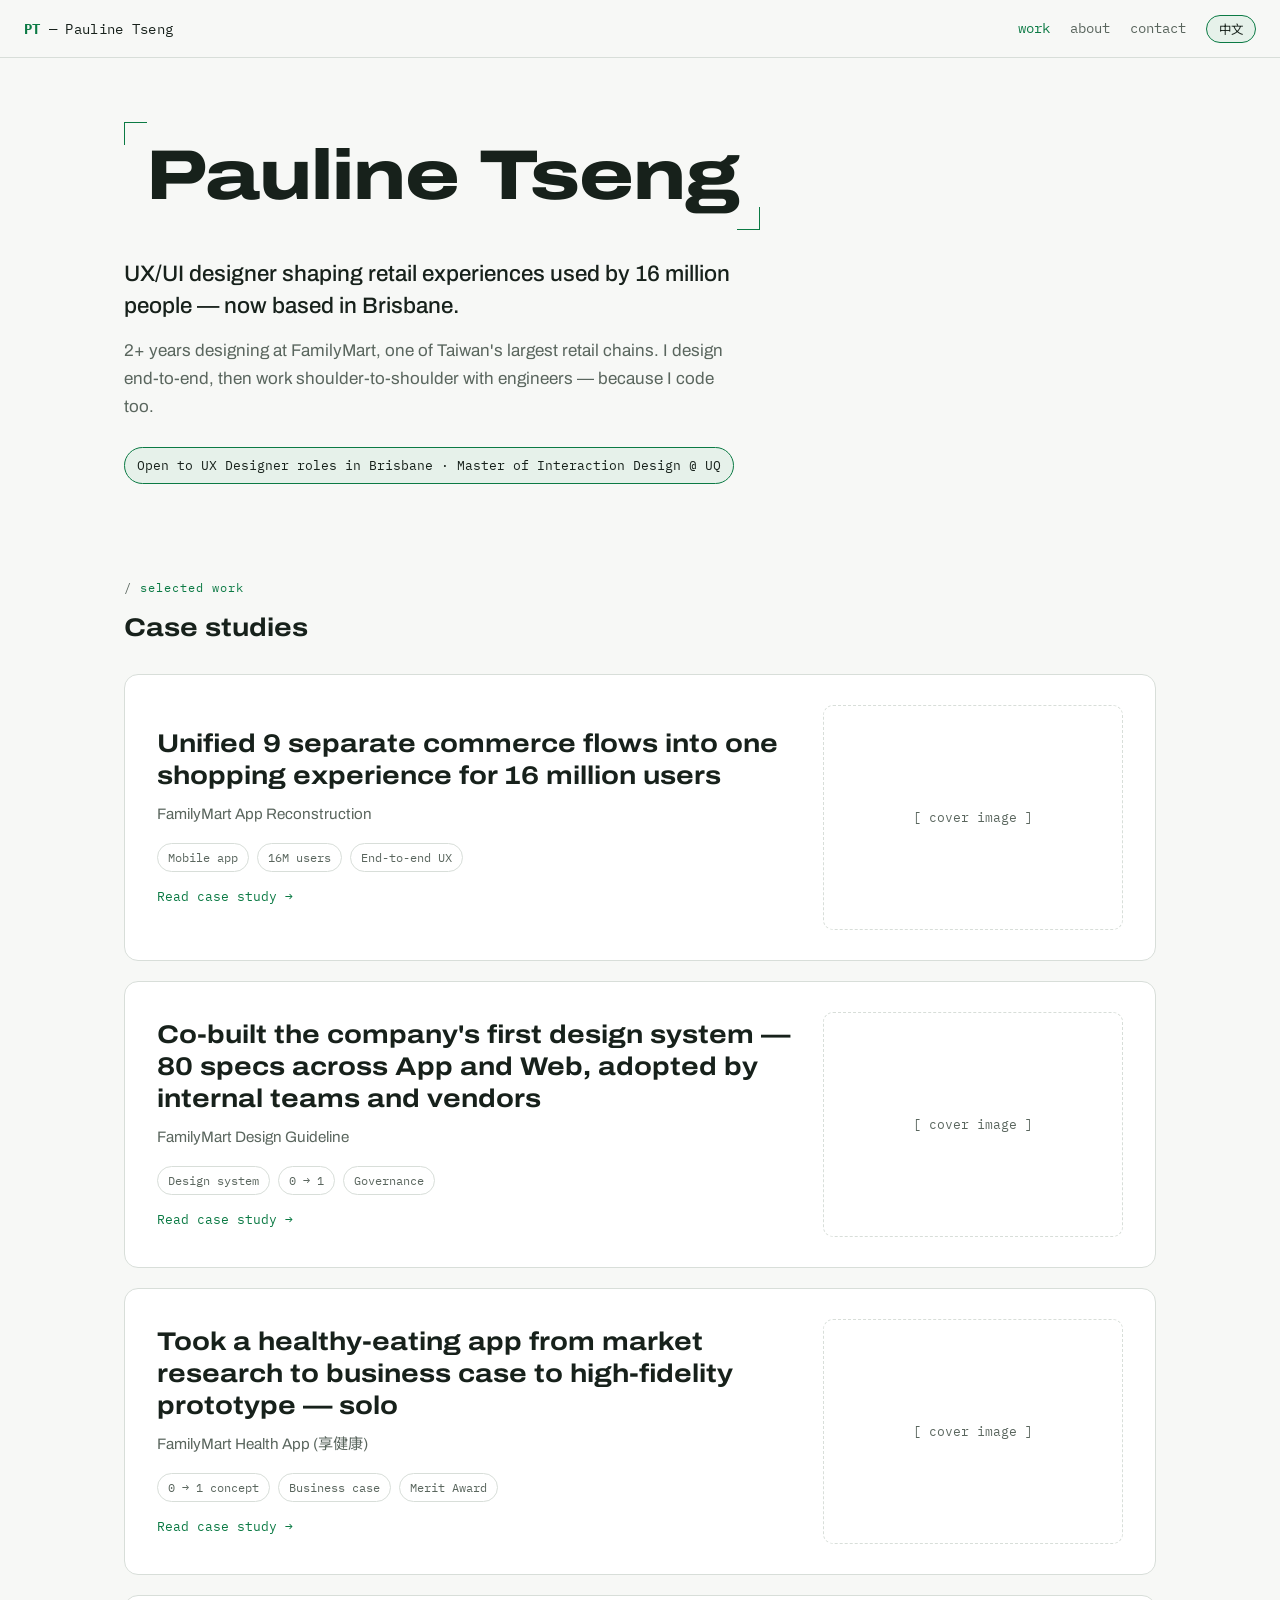
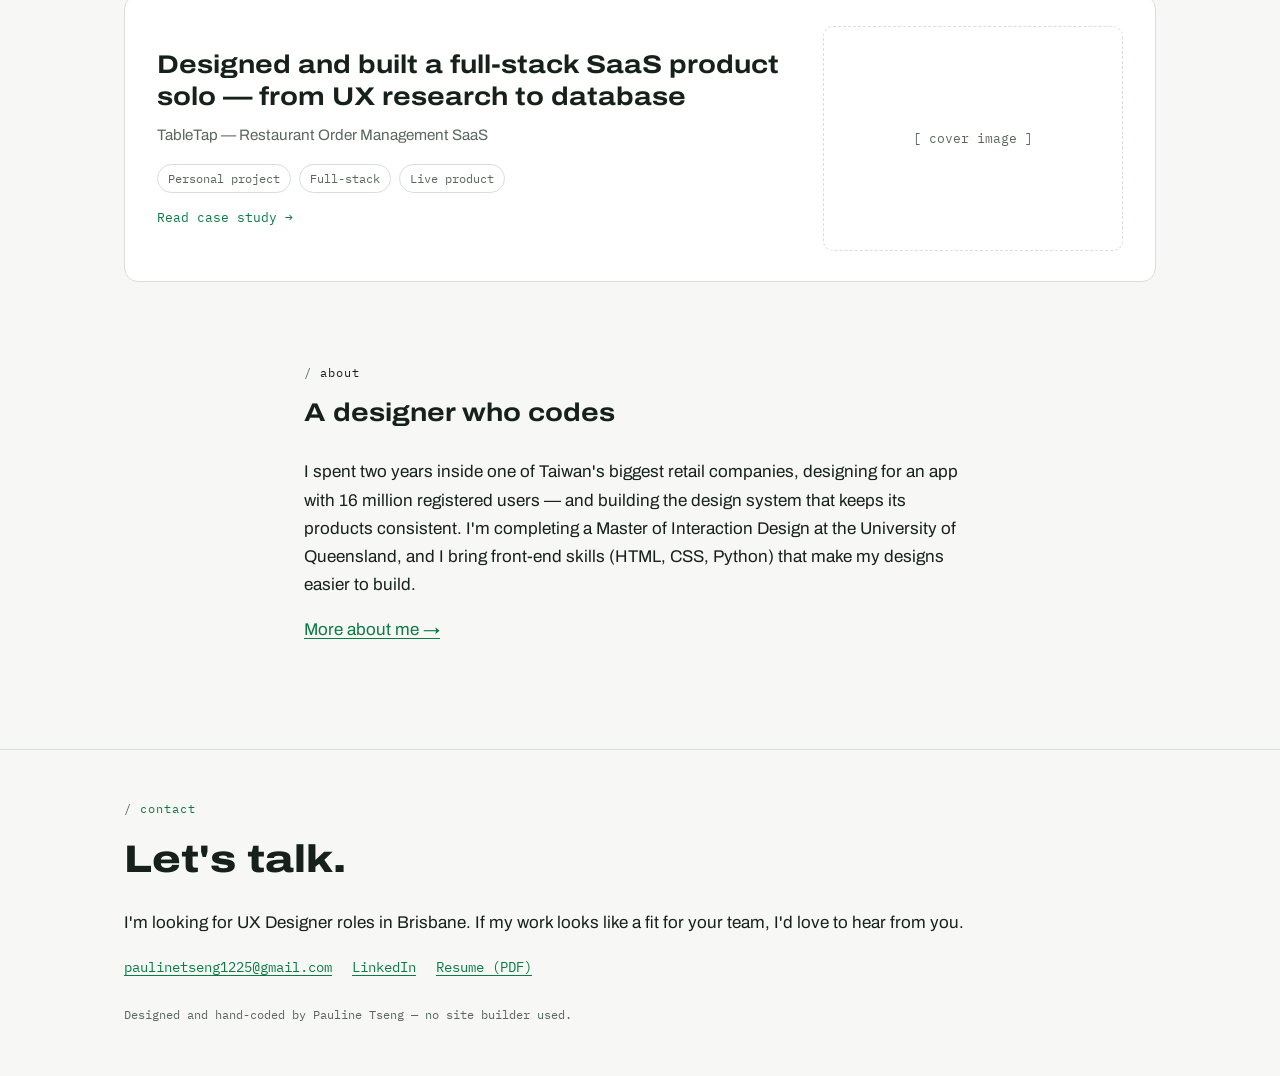
<file: index.html>
<!DOCTYPE html>
<html lang="en-AU">
<head>
<meta charset="UTF-8">
<meta name="robots" content="noindex">
<meta name="viewport" content="width=device-width, initial-scale=1.0">
<meta name="description" content="Pauline Tseng — UX/UI Designer in Brisbane. Retail-scale UX experience and a designer who codes.">
<title>Pauline Tseng — UX/UI Designer, Brisbane</title>
<link rel="preconnect" href="https://fonts.googleapis.com">
<link rel="preconnect" href="https://fonts.gstatic.com" crossorigin>
<link href="https://fonts.googleapis.com/css2?family=Archivo:wdth,wght@75..125,300..800&family=IBM+Plex+Mono:wght@400;500&family=Noto+Sans+TC:wght@400;500;700;900&display=swap" rel="stylesheet">
<link rel="stylesheet" href="assets/styles.css">
<script src="assets/content.js" defer></script>
<script src="assets/render.js" defer></script>
</head>
<body data-page="home">
<noscript><p style="padding:2rem;font-family:monospace">This site needs JavaScript to display its content. / 本網站需要啟用 JavaScript 才能顯示內容。</p></noscript>
</body>
</html>
</file>
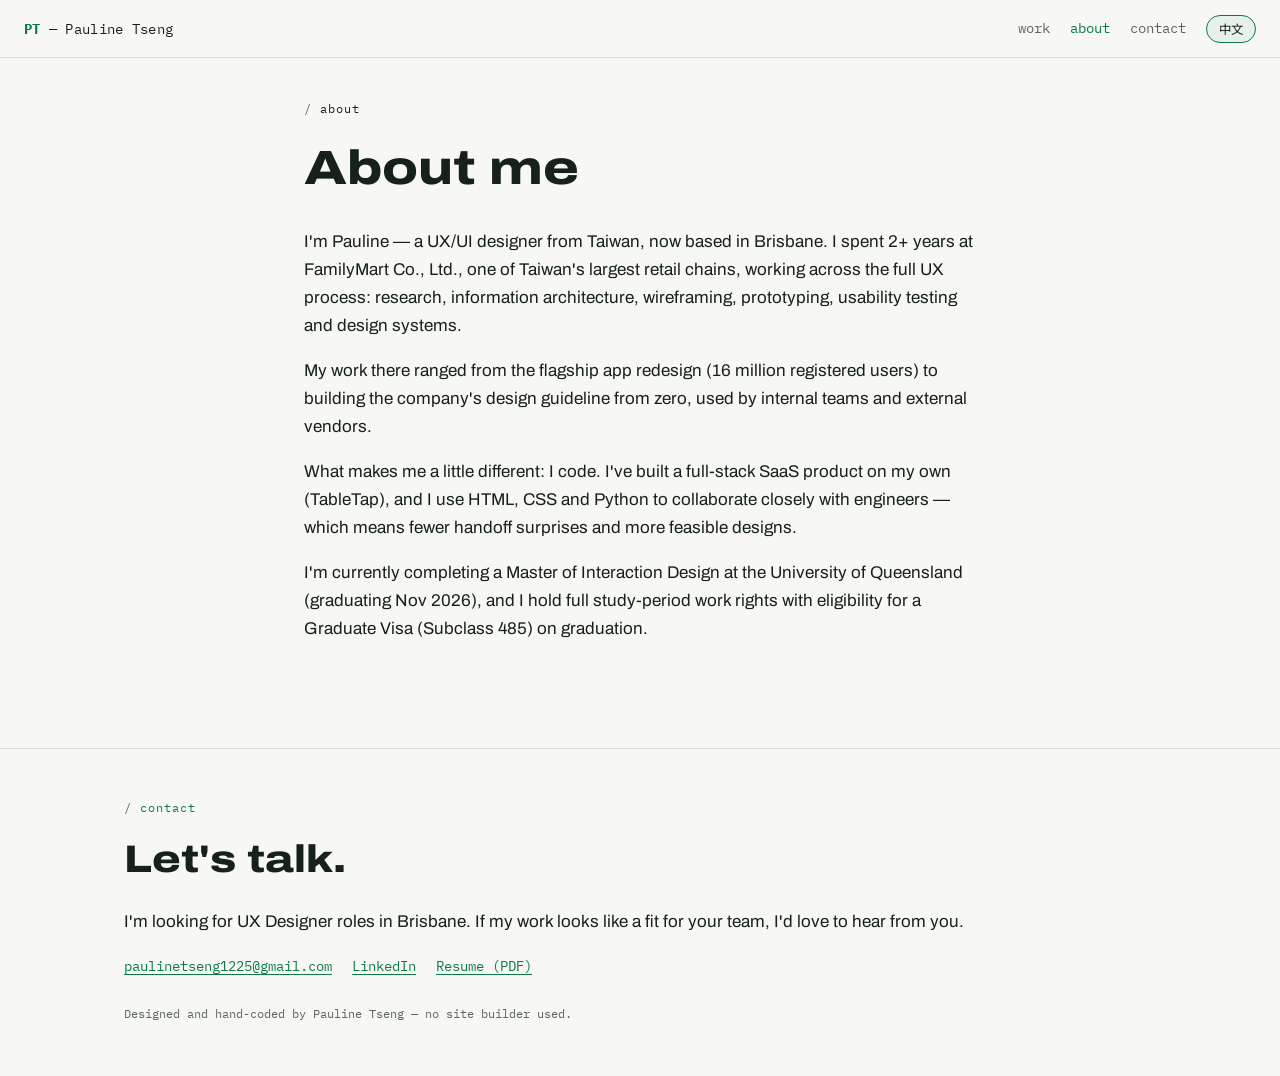
<file: about.html>
<!DOCTYPE html>
<html lang="en-AU">
<head>
<meta charset="UTF-8">
<meta name="robots" content="noindex">
<meta name="viewport" content="width=device-width, initial-scale=1.0">
<meta name="description" content="Pauline Tseng — UX/UI Designer in Brisbane. Retail-scale UX experience and a designer who codes.">
<title>About — Pauline Tseng</title>
<link rel="preconnect" href="https://fonts.googleapis.com">
<link rel="preconnect" href="https://fonts.gstatic.com" crossorigin>
<link href="https://fonts.googleapis.com/css2?family=Archivo:wdth,wght@75..125,300..800&family=IBM+Plex+Mono:wght@400;500&family=Noto+Sans+TC:wght@400;500;700;900&display=swap" rel="stylesheet">
<link rel="stylesheet" href="assets/styles.css">
<script src="assets/content.js" defer></script>
<script src="assets/render.js" defer></script>
</head>
<body data-page="about">
<noscript><p style="padding:2rem;font-family:monospace">This site needs JavaScript to display its content. / 本網站需要啟用 JavaScript 才能顯示內容。</p></noscript>
</body>
</html>
</file>
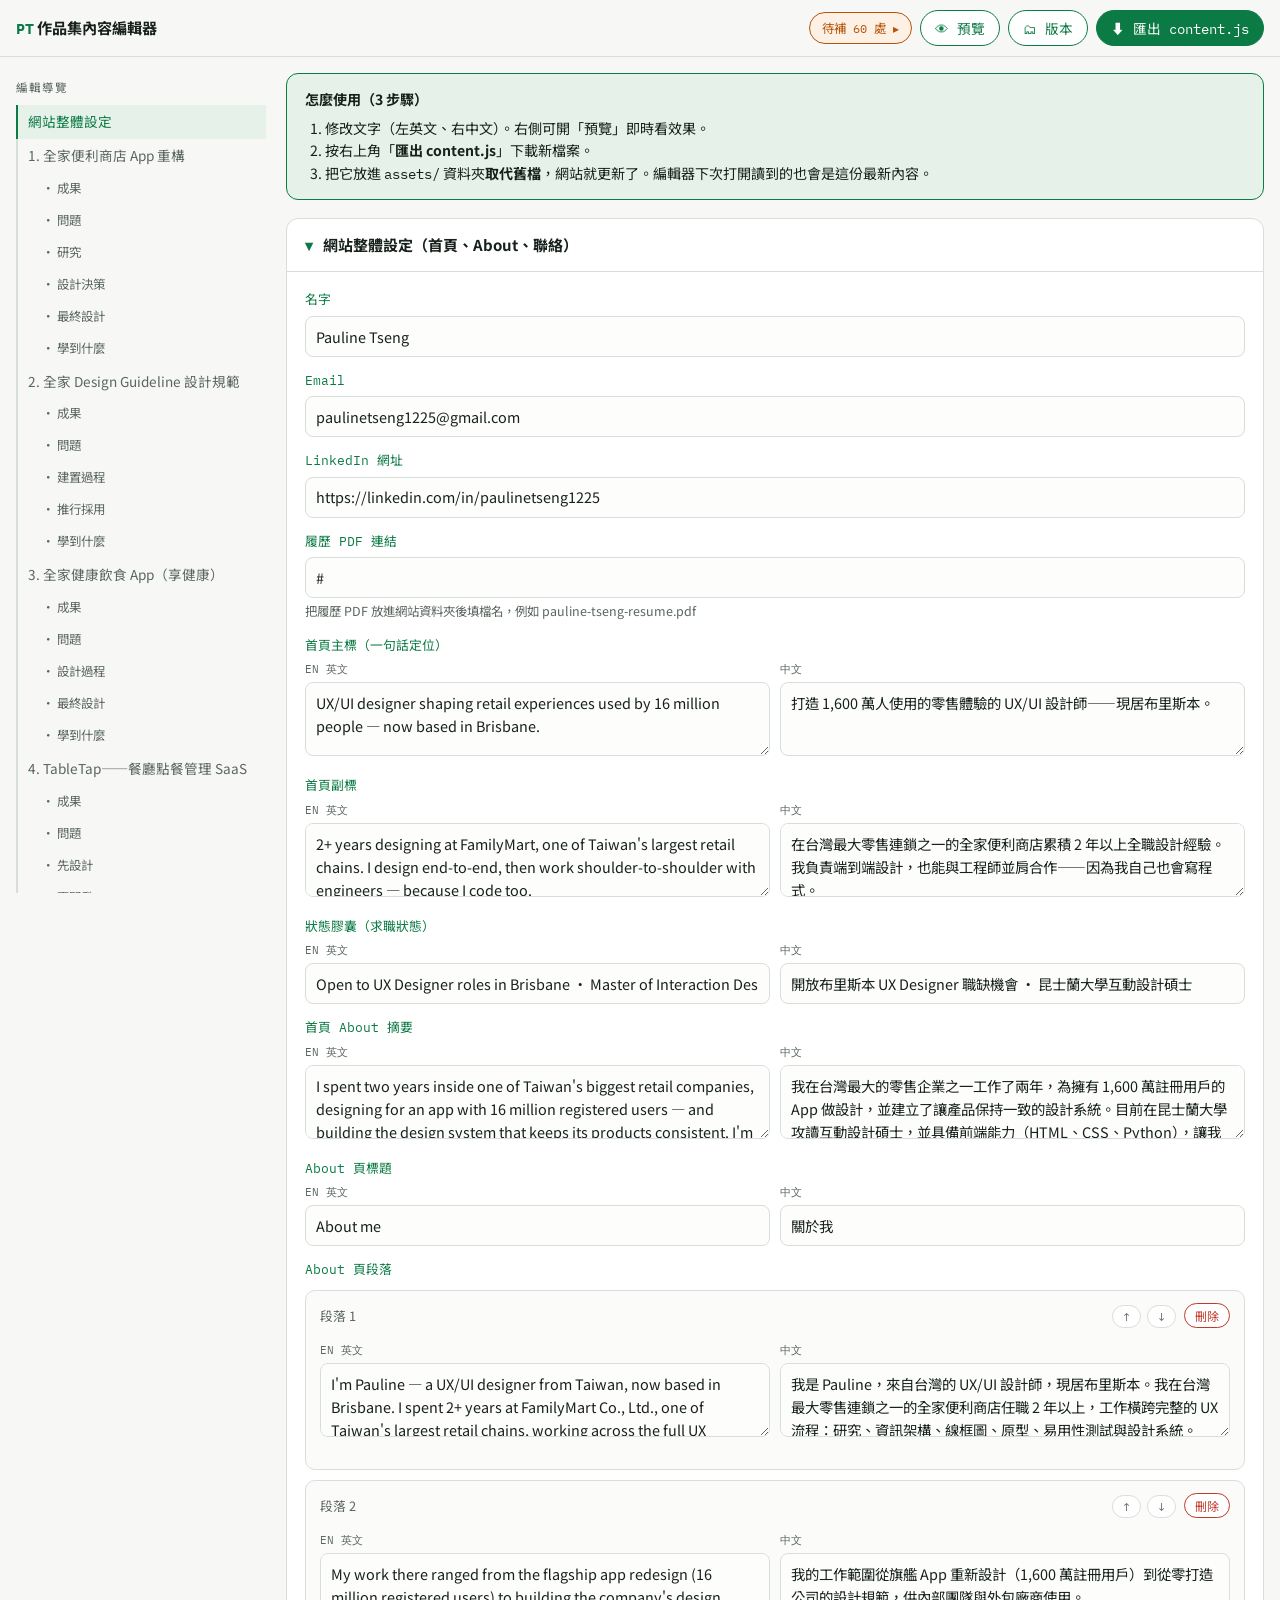
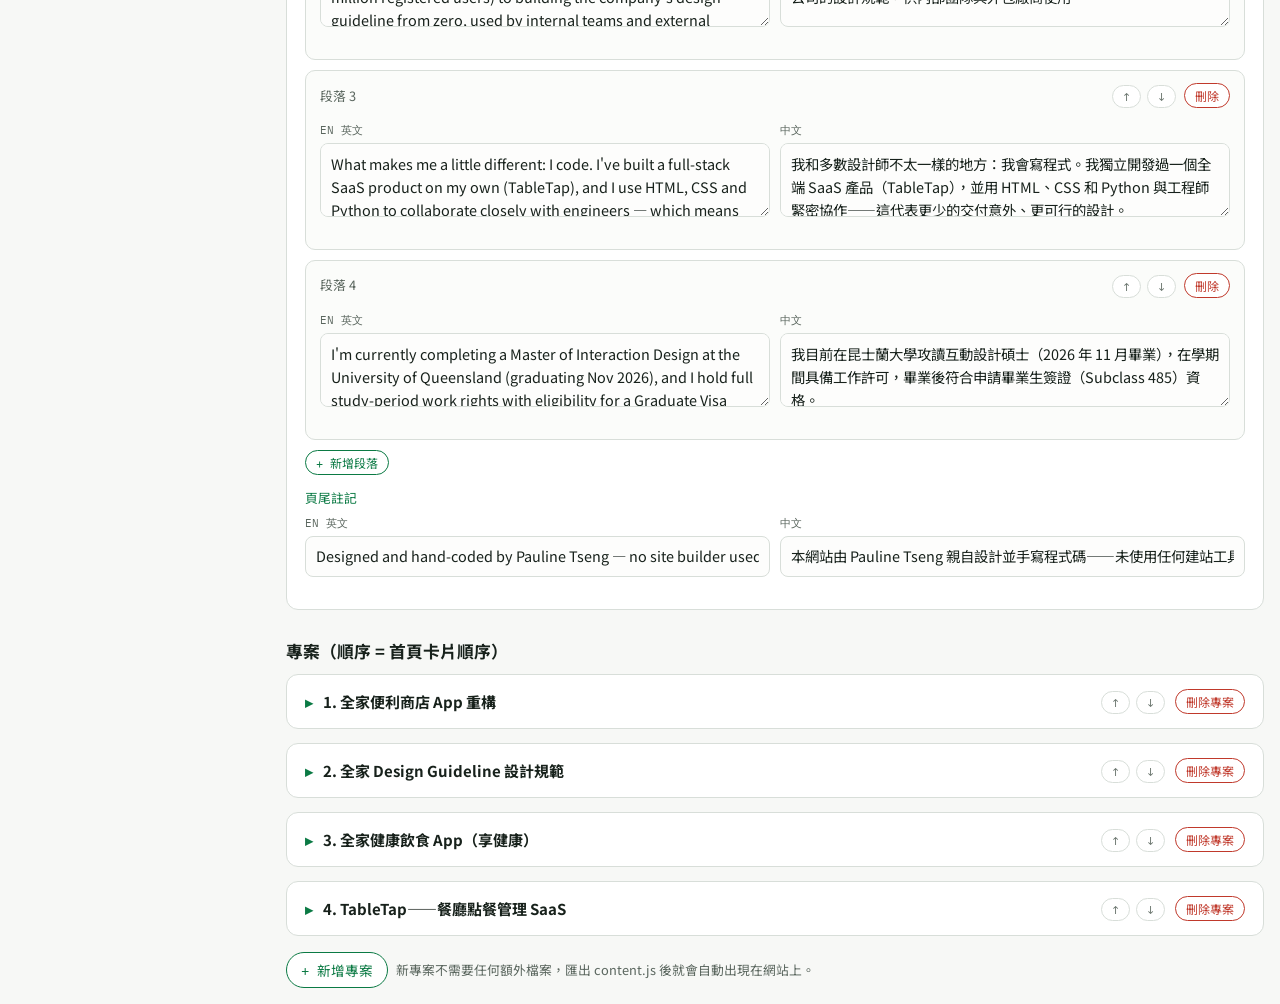
<file: editor.html>
<!DOCTYPE html>
<html lang="zh-Hant">
<head>
<meta charset="UTF-8">
<meta name="robots" content="noindex">
<meta name="viewport" content="width=device-width, initial-scale=1.0">
<title>內容編輯器 — Pauline's Portfolio</title>
<link href="https://fonts.googleapis.com/css2?family=IBM+Plex+Mono:wght@400;500&family=Noto+Sans+TC:wght@400;500;700&display=swap" rel="stylesheet">
<script src="assets/content.js"></script>
<style>
  :root {
    --paper:#F7F8F6; --ink:#17211B; --muted:#5A665E; --accent:#0B7A44;
    --tint:#E6F1EA; --line:#D8DED9; --card:#FFF; --warn:#B4540A; --warn-bg:#FDF0E4;
    --header-h:56px;
  }
  * { box-sizing:border-box; }
  html { scroll-behavior:smooth; }
  body { margin:0; background:var(--paper); color:var(--ink);
    font-family:"Noto Sans TC",sans-serif; font-size:15px; line-height:1.6; }
  .mono { font-family:"IBM Plex Mono","Noto Sans TC",monospace; }
  header.bar { position:sticky; top:0; z-index:60; background:rgba(247,248,246,.96);
    border-bottom:1px solid var(--line); padding:10px 16px; min-height:var(--header-h);
    display:flex; justify-content:space-between; align-items:center; gap:10px; flex-wrap:wrap; }
  header.bar h1 { font-size:.95rem; margin:0; white-space:nowrap; }
  header.bar h1 span { color:var(--accent); }
  .bar-actions { display:flex; gap:8px; align-items:center; flex-wrap:wrap; }
  .btn { font-family:"IBM Plex Mono","Noto Sans TC",monospace; font-size:.85rem;
    border:1.5px solid var(--accent); color:var(--accent); background:var(--card);
    padding:7px 14px; border-radius:999px; cursor:pointer; }
  .btn:hover { background:var(--accent); color:#fff; }
  .btn.primary { background:var(--accent); color:#fff; }
  .btn.primary:hover { filter:brightness(1.1); }
  .btn.small { padding:3px 10px; font-size:.75rem; }
  .btn.ghost { border-color:var(--line); color:var(--muted); }
  .btn.ghost:hover { background:var(--line); color:var(--ink); }
  .btn.danger { border-color:#C0392B; color:#C0392B; }
  .btn.danger:hover { background:#C0392B; color:#fff; }
  button:focus-visible, input:focus-visible, textarea:focus-visible, summary:focus-visible, select:focus-visible {
    outline:3px solid var(--accent); outline-offset:2px; }

  .layout { display:grid; grid-template-columns:250px minmax(0,1fr); max-width:1280px; margin:0 auto; gap:20px; padding:16px; transition:margin-right .2s; }
  body.preview-open .layout { margin-right:min(46vw, 720px); }
  @media (max-width:1100px){ body.preview-open .layout { margin-right:0; } }

  /* ---------- sidebar ---------- */
  aside.side { position:sticky; top:calc(var(--header-h) + 12px); align-self:start;
    max-height:calc(100vh - var(--header-h) - 24px); overflow:auto; }
  .side .side-label { font-family:"IBM Plex Mono","Noto Sans TC",monospace; font-size:.72rem;
    letter-spacing:.08em; color:var(--muted); margin:6px 0 8px; }
  .side a { display:block; padding:6px 10px; border-left:2px solid var(--line);
    font-size:.85rem; color:var(--muted); text-decoration:none; }
  .side a:hover { color:var(--ink); }
  .side a.active { border-left-color:var(--accent); color:var(--accent); background:var(--tint); }
  .side a.sub { padding-left:24px; font-size:.78rem; }
  .syntax-help { margin-top:18px; background:var(--card); border:1px solid var(--line);
    border-radius:10px; padding:10px 12px; font-size:.78rem; color:var(--muted); }
  .syntax-help b { color:var(--ink); }
  .syntax-help code { font-family:"IBM Plex Mono",monospace; background:var(--tint);
    border-radius:4px; padding:0 4px; color:var(--ink); }
  @media (max-width:900px){ .layout { grid-template-columns:1fr; } aside.side { display:none; } }

  /* ---------- restore bar ---------- */
  .restore-bar { background:var(--warn-bg); border:1px solid var(--warn); border-radius:12px;
    padding:12px 16px; margin-bottom:16px; display:flex; gap:10px; align-items:center; flex-wrap:wrap; }
  .restore-bar .grow { flex:1; font-size:.88rem; }

  .howto { background:var(--tint); border:1px solid var(--accent); border-radius:12px;
    padding:14px 18px; margin-bottom:18px; font-size:.88rem; }
  .howto ol { margin:6px 0 0; padding-left:1.4em; }

  details.panel { background:var(--card); border:1px solid var(--line);
    border-radius:12px; margin-bottom:14px; scroll-margin-top:calc(var(--header-h) + 14px); }
  details.panel > summary { padding:14px 18px; cursor:pointer; font-weight:700;
    display:flex; align-items:center; gap:10px; flex-wrap:wrap; list-style:none; }
  details.panel > summary::before { content:"▸"; color:var(--accent); }
  details.panel[open] > summary::before { content:"▾"; }
  details.panel > summary .grow { flex:1; }
  .panel-body { padding:4px 18px 18px; border-top:1px solid var(--line); }
  .field { margin:14px 0; }
  .field > label { display:block; font-size:.8rem; color:var(--accent);
    font-family:"IBM Plex Mono","Noto Sans TC",monospace; margin-bottom:5px; }
  .field .hint { font-size:.78rem; color:var(--muted); margin-top:4px; }
  .bi { display:grid; grid-template-columns:1fr 1fr; gap:10px; }
  @media (max-width:700px){ .bi { grid-template-columns:1fr; } }
  .bi > div > span { display:block; font-size:.7rem; color:var(--muted);
    font-family:"IBM Plex Mono",monospace; margin-bottom:3px; }
  input[type=text], textarea, select { width:100%; border:1px solid var(--line); border-radius:8px;
    padding:8px 10px; font:inherit; font-size:.9rem; background:#FDFDFC; color:var(--ink); }
  textarea { min-height:74px; resize:vertical; }
  input:focus, textarea:focus { border-color:var(--accent); }
  .check { display:flex; align-items:center; gap:8px; font-size:.85rem; margin:8px 0; }
  .check input { width:auto; }
  .subcard { border:1px solid var(--line); border-radius:10px; padding:12px 14px; margin:10px 0;
    background:#FBFCFA; }
  .subcard .subhead { display:flex; align-items:center; gap:8px; flex-wrap:wrap; margin-bottom:6px; }
  .type-badge { font-family:"IBM Plex Mono",monospace; font-size:.7rem; color:var(--accent);
    background:var(--tint); border-radius:999px; padding:2px 10px; }
  .subhead .grow { flex:1; }
  .addrow { display:flex; gap:8px; flex-wrap:wrap; margin-top:10px; }
  .note { font-size:.8rem; color:var(--muted); }
  .pill { font-family:"IBM Plex Mono","Noto Sans TC",monospace; font-size:.78rem;
    color:var(--warn); background:var(--warn-bg); border:1.5px solid var(--warn); border-radius:999px;
    padding:6px 12px; cursor:pointer; }
  .pill.done { color:var(--accent); background:var(--tint); border-color:var(--accent); }
  h2.group { font-size:1.05rem; margin:28px 0 10px; }
  .flash { animation:flashbg 1.6s ease; }
  @keyframes flashbg { 0%{ background:#FFF3B0; } 100%{ background:#FDFDFC; } }

  /* ---------- drawers ---------- */
  .drawer { position:fixed; top:var(--header-h); right:0; bottom:0; width:min(380px, 92vw);
    background:var(--card); border-left:1px solid var(--line); z-index:70;
    transform:translateX(105%); transition:transform .2s ease; display:flex; flex-direction:column; }
  .drawer.open { transform:none; box-shadow:-8px 0 24px rgba(23,33,27,.08); }
  .drawer .d-head { padding:12px 16px; border-bottom:1px solid var(--line);
    display:flex; align-items:center; gap:8px; }
  .drawer .d-head .grow { flex:1; font-weight:700; font-size:.9rem; }
  .drawer .d-body { flex:1; overflow:auto; padding:10px 12px; }
  .ph-item { display:block; width:100%; text-align:left; background:none; cursor:pointer;
    border:1px solid var(--line); border-radius:8px; padding:8px 10px; margin:6px 0;
    font-size:.8rem; color:var(--ink); font-family:inherit; }
  .ph-item:hover { border-color:var(--accent); background:var(--tint); }
  .ph-item .loc { display:block; color:var(--muted); font-size:.72rem;
    font-family:"IBM Plex Mono","Noto Sans TC",monospace; margin-bottom:2px; }
  .v-item { border:1px solid var(--line); border-radius:8px; padding:10px 12px; margin:8px 0; }
  .v-item .v-name { font-weight:700; font-size:.88rem; }
  .v-item .v-date { font-size:.72rem; color:var(--muted); font-family:"IBM Plex Mono",monospace; }
  .v-item .v-actions { display:flex; gap:6px; margin-top:8px; flex-wrap:wrap; }

  /* ---------- preview panel ---------- */
  .preview { position:fixed; top:var(--header-h); right:0; bottom:0; width:min(46vw, 720px);
    min-width:340px; background:var(--paper); border-left:1px solid var(--line); z-index:65;
    transform:translateX(105%); transition:transform .2s ease; display:flex; flex-direction:column; }
  .preview.open { transform:none; box-shadow:-8px 0 24px rgba(23,33,27,.08); }
  @media (max-width:1100px){ .preview { width:min(94vw, 720px); } }
  .preview .p-head { padding:10px 14px; border-bottom:1px solid var(--line);
    display:flex; gap:8px; align-items:center; background:var(--card); flex-wrap:wrap; }
  .preview .p-head select { width:auto; flex:1; min-width:140px; }
  .preview iframe { flex:1; border:0; width:100%; background:#fff; }
  .preview .p-foot { font-size:.72rem; color:var(--muted); padding:6px 14px;
    border-top:1px solid var(--line); background:var(--card);
    font-family:"IBM Plex Mono","Noto Sans TC",monospace; }
</style>
</head>
<body>
<header class="bar">
  <h1><span class="mono">PT</span> 作品集內容編輯器</h1>
  <div class="bar-actions">
    <button class="pill" id="ph-pill" title="點擊查看待補清單">…</button>
    <button class="btn" id="preview-btn">👁 預覽</button>
    <button class="btn" id="versions-btn">🗂 版本</button>
    <button class="btn primary" id="export-btn">⬇ 匯出 content.js</button>
  </div>
</header>

<div class="layout">
  <aside class="side" aria-label="編輯器導覽">
    <div class="side-label">編輯導覽</div>
    <nav id="side-nav"></nav>
    <div class="syntax-help">
      <b>文字樣式語法</b>（可用在任何文字欄位）<br>
      <code>**粗體**</code> → <b>粗體</b><br>
      <code>==底色標記==</code> → 綠色底色<br>
      <code>__底線__</code> → 底線<br>
      <code>%%綠色文字%%</code> → 綠色文字<br>
      <span style="font-size:.72rem">建議節制使用，重點才突出。</span>
    </div>
  </aside>
  <main id="main-col">
    <div id="restore-slot"></div>
    <div class="howto">
      <strong>怎麼使用（3 步驟）</strong>
      <ol>
        <li>修改文字（左英文、右中文）。右側可開「預覽」即時看效果。</li>
        <li>按右上角「<strong>匯出 content.js</strong>」下載新檔案。</li>
        <li>把它放進 <span class="mono">assets/</span> 資料夾<strong>取代舊檔</strong>，網站就更新了。編輯器下次打開讀到的也會是這份最新內容。</li>
      </ol>
    </div>
    <div id="app"></div>
  </main>
</div>

<!-- 待補清單 drawer -->
<div class="drawer" id="ph-drawer" aria-label="待補內容清單">
  <div class="d-head">
    <span class="grow">待補內容清單</span>
    <button class="btn small ghost" data-close="ph-drawer">關閉 ✕</button>
  </div>
  <div class="d-body" id="ph-list"></div>
</div>

<!-- 版本 drawer -->
<div class="drawer" id="v-drawer" aria-label="版本管理">
  <div class="d-head">
    <span class="grow">版本管理</span>
    <button class="btn small ghost" data-close="v-drawer">關閉 ✕</button>
  </div>
  <div class="d-body">
    <div class="field">
      <label>把目前的編輯內容存成新版本</label>
      <input type="text" id="v-name" placeholder="版本名稱，例如：改了全家案例的研究段落">
      <div class="addrow"><button class="btn small" id="v-save">💾 儲存版本</button></div>
      <div class="hint">版本存在這台電腦的瀏覽器裡。重要成果仍建議定期「匯出 content.js」留檔。</div>
    </div>
    <div id="v-list"></div>
  </div>
</div>

<!-- 預覽 panel -->
<div class="preview" id="preview-panel" aria-label="即時預覽">
  <div class="p-head">
    <select id="preview-page"></select>
    <button class="btn small ghost" id="preview-reload">↻ 重新整理</button>
    <button class="btn small ghost" data-close="preview-panel">關閉 ✕</button>
  </div>
  <iframe id="preview-frame" title="網站即時預覽"></iframe>
  <div class="p-foot">停止輸入約 1 秒後自動更新預覽。中英文切換請用預覽畫面右上角的語言按鈕。</div>
</div>

<script>
(function(){
  "use strict";
  /* ---------- state ---------- */
  let S = JSON.parse(JSON.stringify(SITE));
  let C = JSON.parse(JSON.stringify(CASE_STUDIES));
  const app = document.getElementById("app");

  const store = {
    get(k){ try { return JSON.parse(localStorage.getItem(k) || "null"); } catch(e){ return null; } },
    set(k,v){ try { localStorage.setItem(k, JSON.stringify(v)); return true; } catch(e){ return false; } },
    del(k){ try { localStorage.removeItem(k); } catch(e){} }
  };

  function el(tag, attrs, children){
    const n = document.createElement(tag);
    if (attrs) for (const [k,v] of Object.entries(attrs)) {
      if (k === "text") n.textContent = v;
      else if (k === "onclick") n.addEventListener("click", v);
      else if (k === "oninput") n.addEventListener("input", v);
      else n.setAttribute(k, v);
    }
    (children||[]).forEach(c => c && n.appendChild(c));
    return n;
  }

  /* ---------- dirty pipeline: scan + autosave + preview ---------- */
  let scanTimer, saveTimer, prevTimer;
  function markDirty(){
    clearTimeout(scanTimer); scanTimer = setTimeout(scanPlaceholders, 300);
    clearTimeout(saveTimer); saveTimer = setTimeout(autosave, 900);
    clearTimeout(prevTimer); prevTimer = setTimeout(syncPreview, 1000);
  }
  window.addEventListener("beforeunload", autosave);

  /* ---------- field builders ---------- */
  function plainField(holder, key, label, hint){
    const input = el("input", { type:"text", value: holder[key] || "",
      oninput: e => { holder[key] = e.target.value; markDirty(); } });
    return el("div", { class:"field" }, [
      el("label", { text: label }), input,
      hint ? el("div", { class:"hint", text: hint }) : null
    ]);
  }
  function checkField(holder, key, label){
    const input = el("input", { type:"checkbox" });
    input.checked = !!holder[key];
    input.addEventListener("change", () => { holder[key] = input.checked; markDirty(); });
    return el("label", { class:"check" }, [ input, el("span", { text: label }) ]);
  }
  function biField(holder, key, label, opts){
    opts = opts || {};
    if (typeof holder[key] === "string") holder[key] = { en: holder[key], zh: holder[key] };
    if (!holder[key]) holder[key] = { en:"", zh:"" };
    const v = holder[key];
    const make = lang => {
      const tag = opts.textarea ? "textarea" : "input";
      const f = el(tag, { oninput: e => { v[lang] = e.target.value; markDirty(); } });
      if (!opts.textarea) f.setAttribute("type","text");
      f.value = v[lang] || "";
      return el("div", {}, [ el("span", { text: lang === "en" ? "EN 英文" : "中文" }), f ]);
    };
    return el("div", { class:"field" }, [
      label ? el("label", { text: label }) : null,
      el("div", { class:"bi" }, [ make("en"), make("zh") ]),
      opts.hint ? el("div", { class:"hint", text: opts.hint }) : null
    ]);
  }
  function moveBtns(arr, idx, onchange){
    const wrap = el("span", {}, []);
    wrap.appendChild(el("button", { class:"btn small ghost", text:"↑", title:"上移",
      onclick: e => { e.preventDefault(); e.stopPropagation(); if (idx>0){ [arr[idx-1],arr[idx]]=[arr[idx],arr[idx-1]]; onchange(); } } }));
    const d = el("button", { class:"btn small ghost", text:"↓", title:"下移", style:"margin-left:6px",
      onclick: e => { e.preventDefault(); e.stopPropagation(); if (idx<arr.length-1){ [arr[idx+1],arr[idx]]=[arr[idx],arr[idx+1]]; onchange(); } } });
    wrap.appendChild(d);
    return wrap;
  }
  function delBtn(label, fn){
    return el("button", { class:"btn small danger", text: label || "刪除",
      onclick: e => { e.preventDefault(); e.stopPropagation(); if (confirm("確定要刪除嗎？（可先到「版本」存一份再刪，比較安心）")) fn(); } });
  }

  /* ---------- block editors ---------- */
  const BLOCK_NAMES = { p:"段落", list:"條列", stats:"成果數字", img:"圖片/GIF", video:"影片", link:"連結按鈕", figma:"Figma 原型" };

  function blockEditor(section, block, idx){
    const card = el("div", { class:"subcard" });
    card.appendChild(el("div", { class:"subhead" }, [
      el("span", { class:"type-badge", text: BLOCK_NAMES[block.type] || block.type }),
      el("span", { class:"grow" }),
      moveBtns(section.blocks, idx, rerender),
      delBtn("刪除區塊", () => { section.blocks.splice(idx,1); rerender(); })
    ]));

    if (block.type === "p") {
      card.appendChild(biField(block, "text", "段落文字", { textarea:true }));
    }
    else if (block.type === "list") {
      block.items = block.items || [];
      block.items.forEach((item, i) => {
        const row = el("div", { class:"subcard" });
        row.appendChild(el("div", { class:"subhead" }, [
          el("span", { class:"note", text: "項目 " + (i+1) }),
          el("span", { class:"grow" }),
          moveBtns(block.items, i, rerender),
          delBtn("刪除", () => { block.items.splice(i,1); rerender(); })
        ]));
        row.appendChild(biField(block.items, i, "", { textarea:true }));
        card.appendChild(row);
      });
      card.appendChild(el("div", { class:"addrow" }, [
        el("button", { class:"btn small", text:"+ 新增項目",
          onclick: e => { e.preventDefault(); block.items.push({en:"[To fill in]",zh:"[待補]"}); rerender(); } })
      ]));
    }
    else if (block.type === "stats") {
      block.items = block.items || [];
      block.items.forEach((item, i) => {
        const row = el("div", { class:"subcard" });
        row.appendChild(el("div", { class:"subhead" }, [
          el("span", { class:"note", text: "數字 " + (i+1) }),
          el("span", { class:"grow" }),
          moveBtns(block.items, i, rerender),
          delBtn("刪除", () => { block.items.splice(i,1); rerender(); })
        ]));
        row.appendChild(plainField(item, "number", "大數字（如 9 → 1、16M、85%）"));
        row.appendChild(biField(item, "label", "數字下方的說明"));
        card.appendChild(row);
      });
      card.appendChild(el("div", { class:"addrow" }, [
        el("button", { class:"btn small", text:"+ 新增數字",
          onclick: e => { e.preventDefault(); block.items.push({number:"[X]", label:{en:"[To fill in]",zh:"[待補]"}}); rerender(); } })
      ]));
    }
    else if (block.type === "img") {
      card.appendChild(plainField(block, "src", "圖片路徑", "把圖片放進 assets/img/，這裡填 assets/img/檔名.png。GIF 動畫也用這個區塊（填 .gif）。留空顯示佔位框。"));
      card.appendChild(biField(block, "alt", "替代文字（給看不到圖片的人的描述，無障礙必填）"));
      card.appendChild(biField(block, "caption", "圖片下方說明（可留空）"));
    }
    else if (block.type === "video") {
      card.appendChild(plainField(block, "src", "影片路徑", "把影片（.mp4 / .webm）放進 assets/img/，這裡填 assets/img/檔名.mp4。適合放操作示範或原型錄影。"));
      card.appendChild(checkField(block, "autoplay", "自動播放（靜音循環，適合短示範動畫）"));
      card.appendChild(biField(block, "caption", "影片下方說明（可留空）"));
    }
    else if (block.type === "link") {
      card.appendChild(biField(block, "label", "按鈕文字"));
      card.appendChild(plainField(block, "url", "連結網址"));
    }
    else if (block.type === "figma") {
      card.appendChild(plainField(block, "url", "此區塊的 Figma 原型連結", "貼上 Figma 的 Share → Copy link。每個 figma 區塊可以放不同的原型，想放幾個就加幾個區塊。"));
    }
    return card;
  }

  function addBlockRow(section){
    const types = [["p","+ 段落"],["list","+ 條列"],["stats","+ 成果數字"],["img","+ 圖片/GIF"],["video","+ 影片"],["link","+ 連結按鈕"],["figma","+ Figma 原型"]];
    return el("div", { class:"addrow" }, types.map(([type,label]) =>
      el("button", { class:"btn small", text: label, onclick: e => {
        e.preventDefault();
        const nb = { type };
        if (type==="p") nb.text = {en:"[To fill in]",zh:"[待補]"};
        if (type==="list") nb.items = [{en:"[To fill in]",zh:"[待補]"}];
        if (type==="stats") nb.items = [{number:"[X]", label:{en:"[To fill in]",zh:"[待補]"}}];
        if (type==="img") { nb.src=""; nb.alt={en:"[To fill in]",zh:"[待補]"}; nb.caption={en:"",zh:""}; }
        if (type==="video") { nb.src=""; nb.autoplay=false; nb.caption={en:"",zh:""}; }
        if (type==="link") { nb.label={en:"[To fill in]",zh:"[待補]"}; nb.url=""; }
        if (type==="figma") nb.url="";
        section.blocks.push(nb); rerender();
      }})
    ));
  }

  /* ---------- section / case editors ---------- */
  function sectionEditor(cs, csId, section, idx){
    const panel = el("details", { class:"panel", id:"pn-" + csId + "-s" + idx });
    panel.appendChild(el("summary", {}, [
      el("span", { class:"grow", text: "段落：" + ((section.nav && (section.nav.zh || section.nav.en)) || section.id) }),
      moveBtns(cs.sections, idx, rerender),
      delBtn("刪除段落", () => { cs.sections.splice(idx,1); rerender(); })
    ]));
    const body = el("div", { class:"panel-body" });
    body.appendChild(plainField(section, "id", "段落網址代號（英文小寫與連字號，如 impact、research）", "用於段落導航的錨點，同一個 case study 內不能重複。"));
    body.appendChild(biField(section, "nav", "導航顯示名稱（目錄用，越短越好）"));
    body.appendChild(biField(section, "heading", "段落標題"));
    section.blocks = section.blocks || [];
    section.blocks.forEach((b, i) => body.appendChild(blockEditor(section, b, i)));
    body.appendChild(addBlockRow(section));
    panel.appendChild(body);
    return panel;
  }

  function caseEditor(id, idx){
    const cs = C[id];
    const panel = el("details", { class:"panel", id:"pn-" + id });
    panel.appendChild(el("summary", {}, [
      el("span", { class:"grow", text: (idx+1) + ". " + ((cs.title && (cs.title.zh || cs.title.en)) || id) }),
      moveBtns(S.workOrder, idx, rerender),
      delBtn("刪除專案", () => { S.workOrder.splice(idx,1); delete C[id]; rerender(); })
    ]));
    const body = el("div", { class:"panel-body" });

    body.appendChild(biField(cs, "title", "專案名稱"));
    body.appendChild(biField(cs, "cardOutcome", "首頁卡片大標（成果導向的一句話）", { textarea:true }));
    body.appendChild(plainField(cs, "cardImage", "首頁卡片封面圖路徑", "圖片放進 assets/img/，這裡填 assets/img/檔名.png。留空顯示佔位框。"));
    body.appendChild(biField(cs, "cardImageAlt", "封面圖替代文字"));

    cs.cardTags = cs.cardTags || [];
    const tagsWrap = el("div", { class:"field" }, [ el("label", { text:"專案標籤（顯示在首頁卡片 + 內頁標題下方，2–3 個為佳）" }) ]);
    cs.cardTags.forEach((tag, i) => {
      const row = el("div", { class:"subcard" });
      row.appendChild(el("div", { class:"subhead" }, [
        el("span", { class:"note", text:"標籤 " + (i+1) }),
        el("span", { class:"grow" }),
        moveBtns(cs.cardTags, i, rerender),
        delBtn("刪除", () => { cs.cardTags.splice(i,1); rerender(); })
      ]));
      row.appendChild(biField(cs.cardTags, i, ""));
      tagsWrap.appendChild(row);
    });
    tagsWrap.appendChild(el("div", { class:"addrow" }, [
      el("button", { class:"btn small", text:"+ 新增標籤",
        onclick: e => { e.preventDefault(); cs.cardTags.push({en:"",zh:""}); rerender(); } })
    ]));
    body.appendChild(tagsWrap);

    cs.meta = cs.meta || {};
    body.appendChild(biField(cs.meta, "role", "Overview 卡：我的角色", { hint:"團隊專案務必寫清楚你「具體」負責的部分。" }));
    body.appendChild(biField(cs.meta, "timeline", "Overview 卡：時程"));
    body.appendChild(biField(cs.meta, "team", "Overview 卡：團隊"));
    body.appendChild(biField(cs.meta, "scope", "Overview 卡：範疇"));
    body.appendChild(biField(cs, "summary", "開頭摘要（2–3 句話說完這個專案）", { textarea:true }));
    body.appendChild(plainField(cs, "liveDemo", "Live demo 網址（可留空，留空不顯示按鈕）"));
    body.appendChild(plainField(cs, "github", "GitHub 網址（可留空，留空不顯示按鈕）"));

    body.appendChild(el("h2", { class:"group", text:"內文段落（對應頁面的段落導航）" }));
    cs.sections = cs.sections || [];
    cs.sections.forEach((s, i) => body.appendChild(sectionEditor(cs, id, s, i)));
    body.appendChild(el("div", { class:"addrow" }, [
      el("button", { class:"btn small", text:"+ 新增段落", onclick: e => {
        e.preventDefault();
        cs.sections.push({ id:"section-" + (cs.sections.length+1), nav:{en:"[New]",zh:"[新段落]"}, heading:{en:"[New section]",zh:"[新段落]"}, blocks:[] });
        rerender();
      }})
    ]));
    panel.appendChild(body);
    return panel;
  }

  function siteEditor(){
    const panel = el("details", { class:"panel", id:"pn-site", open:"" });
    panel.appendChild(el("summary", {}, [ el("span", { class:"grow", text:"網站整體設定（首頁、About、聯絡）" }) ]));
    const body = el("div", { class:"panel-body" });
    body.appendChild(plainField(S, "name", "名字"));
    body.appendChild(plainField(S, "email", "Email"));
    body.appendChild(plainField(S, "linkedin", "LinkedIn 網址"));
    body.appendChild(plainField(S, "resumeUrl", "履歷 PDF 連結", "把履歷 PDF 放進網站資料夾後填檔名，例如 pauline-tseng-resume.pdf"));
    body.appendChild(biField(S, "heroLine", "首頁主標（一句話定位）", { textarea:true }));
    body.appendChild(biField(S, "heroSub", "首頁副標", { textarea:true }));
    body.appendChild(biField(S, "status", "狀態膠囊（求職狀態）"));
    body.appendChild(biField(S, "aboutTeaser", "首頁 About 摘要", { textarea:true }));
    body.appendChild(biField(S.aboutPage, "heading", "About 頁標題"));
    const paras = el("div", { class:"field" }, [ el("label", { text:"About 頁段落" }) ]);
    S.aboutPage.paragraphs.forEach((p, i) => {
      const row = el("div", { class:"subcard" });
      row.appendChild(el("div", { class:"subhead" }, [
        el("span", { class:"note", text:"段落 " + (i+1) }),
        el("span", { class:"grow" }),
        moveBtns(S.aboutPage.paragraphs, i, rerender),
        delBtn("刪除", () => { S.aboutPage.paragraphs.splice(i,1); rerender(); })
      ]));
      row.appendChild(biField(S.aboutPage.paragraphs, i, "", { textarea:true }));
      paras.appendChild(row);
    });
    paras.appendChild(el("div", { class:"addrow" }, [
      el("button", { class:"btn small", text:"+ 新增段落",
        onclick: e => { e.preventDefault(); S.aboutPage.paragraphs.push({en:"[To fill in]",zh:"[待補]"}); rerender(); } })
    ]));
    body.appendChild(paras);
    body.appendChild(biField(S, "footerNote", "頁尾註記"));
    panel.appendChild(body);
    return panel;
  }

  function addProjectRow(){
    const wrap = el("div", { class:"addrow", style:"margin-top:16px" });
    wrap.appendChild(el("button", { class:"btn", text:"+ 新增專案", onclick: e => {
      e.preventDefault();
      const id = prompt("輸入新專案的網址代號（英文小寫與連字號，例如 new-project）：");
      if (!id) return;
      if (!/^[a-z0-9-]+$/.test(id)) { alert("代號只能用英文小寫、數字和連字號。"); return; }
      if (C[id]) { alert("這個代號已存在。"); return; }
      C[id] = {
        title:{en:"[New project]",zh:"[新專案]"},
        cardOutcome:{en:"[To fill in]",zh:"[待補]"}, cardImage:"", cardImageAlt:{en:"",zh:""},
        cardTags:[{en:"",zh:""}],
        meta:{ role:{en:"[To fill in]",zh:"[待補]"}, timeline:{en:"",zh:""}, team:{en:"",zh:""}, scope:{en:"",zh:""} },
        summary:{en:"[To fill in]",zh:"[待補]"},
        sections:[{ id:"impact", nav:{en:"Impact",zh:"成果"}, heading:{en:"Impact",zh:"成果"}, blocks:[{type:"p",text:{en:"[To fill in]",zh:"[待補]"}}] }]
      };
      S.workOrder.push(id);
      rerender();
    }}));
    wrap.appendChild(el("span", { class:"note", text:"新專案不需要任何額外檔案，匯出 content.js 後就會自動出現在網站上。", style:"align-self:center" }));
    return wrap;
  }

  /* ---------- sidebar nav + scroll spy ---------- */
  function buildSideNav(){
    const nav = document.getElementById("side-nav");
    nav.innerHTML = "";
    const add = (label, targetId, sub) => {
      const a = el("a", { href:"#" + targetId, class: sub ? "sub" : "", text: label, "data-side": targetId });
      a.addEventListener("click", ev => {
        ev.preventDefault();
        const target = document.getElementById(targetId);
        if (!target) return;
        let d = target;
        while (d) { if (d.tagName === "DETAILS") d.open = true; d = d.parentElement ? d.parentElement.closest("details") : null; }
        if (target.tagName === "DETAILS") target.open = true;
        target.scrollIntoView({ behavior:"smooth", block:"start" });
      });
      nav.appendChild(a);
    };
    add("網站整體設定", "pn-site");
    S.workOrder.forEach((id, i) => {
      const cs = C[id];
      add((i+1) + ". " + ((cs.title && (cs.title.zh || cs.title.en)) || id), "pn-" + id);
      (cs.sections || []).forEach((s, si) => add("· " + ((s.nav && (s.nav.zh || s.nav.en)) || s.id), "pn-" + id + "-s" + si, true));
    });
    setupSpy();
  }
  let spy;
  function setupSpy(){
    if (spy) spy.disconnect();
    if (!("IntersectionObserver" in window)) return;
    const links = Array.from(document.querySelectorAll("#side-nav a"));
    const byId = {}; links.forEach(a => byId[a.dataset.side] = a);
    spy = new IntersectionObserver(entries => {
      entries.forEach(e => {
        if (e.isIntersecting) {
          links.forEach(a => a.classList.remove("active"));
          const a = byId[e.target.id]; if (a) a.classList.add("active");
        }
      });
    }, { rootMargin: "-10% 0px -80% 0px" });
    document.querySelectorAll("#app details.panel").forEach(p => spy.observe(p));
  }

  /* ---------- placeholder scan + drawer ---------- */
  function domLoc(input){
    const parts = [];
    let d = input.closest("details.panel");
    const chain = [];
    while (d) { chain.unshift(d); d = d.parentElement ? d.parentElement.closest("details.panel") : null; }
    chain.forEach(p => { const g = p.querySelector(":scope > summary .grow"); if (g) parts.push(g.textContent.trim()); });
    const subs = [];
    let sc = input.closest(".subcard");
    while (sc) { const b = sc.querySelector(":scope > .subhead .type-badge, :scope > .subhead .note"); if (b) subs.unshift(b.textContent.trim()); sc = sc.parentElement ? sc.parentElement.closest(".subcard") : null; }
    parts.push(...subs);
    const fl = input.closest(".field");
    if (fl) { const lb = fl.querySelector(":scope > label"); if (lb && lb.textContent.trim()) parts.push(lb.textContent.trim()); }
    const langSpan = input.parentElement ? input.parentElement.querySelector(":scope > span") : null;
    if (langSpan) parts.push(langSpan.textContent.trim());
    return parts.join(" › ");
  }
  function scanPlaceholders(){
    const fields = Array.from(app.querySelectorAll("input[type=text], textarea"));
    const items = fields.filter(f => f.value.includes("[")).map(f => ({ el:f, loc:domLoc(f), preview:f.value.slice(0,60) }));
    const pill = document.getElementById("ph-pill");
    pill.textContent = items.length > 0 ? ("待補 " + items.length + " 處 ▸") : "沒有待補內容 ✓";
    pill.className = "pill" + (items.length === 0 ? " done" : "");
    const list = document.getElementById("ph-list");
    list.innerHTML = "";
    if (items.length === 0) {
      list.appendChild(el("p", { class:"note", text:"目前沒有以 [ 方括號 ] 標記的待補內容。想標記待補的地方，直接在文字裡輸入 [待補：說明] 即可。" }));
    }
    items.forEach(it => {
      const btn = el("button", { class:"ph-item" });
      btn.appendChild(el("span", { class:"loc", text: it.loc || "（未命名欄位）" }));
      btn.appendChild(document.createTextNode(it.preview + (it.preview.length >= 60 ? "…" : "")));
      btn.addEventListener("click", () => {
        let d = it.el.closest("details");
        while (d) { d.open = true; d = d.parentElement ? d.parentElement.closest("details") : null; }
        it.el.scrollIntoView({ behavior:"smooth", block:"center" });
        it.el.focus({ preventScroll:true });
        it.el.classList.remove("flash"); void it.el.offsetWidth; it.el.classList.add("flash");
      });
      list.appendChild(btn);
    });
  }

  /* ---------- versions ---------- */
  function versionsList(){ return store.get("pt-versions") || []; }
  function renderVersions(){
    const list = document.getElementById("v-list");
    list.innerHTML = "";
    const vs = versionsList();
    if (vs.length === 0) { list.appendChild(el("p", { class:"note", text:"還沒有儲存的版本。" })); return; }
    vs.slice().reverse().forEach((v) => {
      const realIdx = vs.indexOf(v);
      const item = el("div", { class:"v-item" });
      item.appendChild(el("div", { class:"v-name", text: v.name }));
      item.appendChild(el("div", { class:"v-date", text: v.date }));
      const acts = el("div", { class:"v-actions" });
      acts.appendChild(el("button", { class:"btn small", text:"載入", onclick: () => {
        if (!confirm("載入這個版本會覆蓋目前畫面上的編輯內容（建議先把目前內容也存成版本）。確定載入？")) return;
        S = JSON.parse(JSON.stringify(v.S)); C = JSON.parse(JSON.stringify(v.C));
        rerender();
      }}));
      acts.appendChild(el("button", { class:"btn small ghost", text:"匯出", onclick: () => downloadContent(v.S, v.C) }));
      acts.appendChild(el("button", { class:"btn small danger", text:"刪除", onclick: () => {
        if (!confirm("確定刪除這個版本？")) return;
        const arr = versionsList(); arr.splice(realIdx,1); store.set("pt-versions", arr); renderVersions();
      }}));
      item.appendChild(acts);
      list.appendChild(item);
    });
  }
  document.getElementById("v-save").addEventListener("click", () => {
    const nameInput = document.getElementById("v-name");
    const name = nameInput.value.trim() || ("未命名版本 " + new Date().toLocaleString());
    const arr = versionsList();
    arr.push({ name, date: new Date().toLocaleString(), S: JSON.parse(JSON.stringify(S)), C: JSON.parse(JSON.stringify(C)) });
    if (!store.set("pt-versions", arr)) { alert("儲存失敗：瀏覽器儲存空間不足。請刪除舊版本或改用「匯出 content.js」留檔。"); return; }
    nameInput.value = "";
    renderVersions();
  });

  /* ---------- autosave ---------- */
  function autosave(){
    store.set("pt-autosave", { date: new Date().toLocaleString(), S, C });
  }
  function checkAutosave(){
    const a = store.get("pt-autosave");
    if (!a || !a.S || !a.C) return;
    const slot = document.getElementById("restore-slot");
    const bar = el("div", { class:"restore-bar" });
    bar.appendChild(el("span", { class:"grow", text:"💡 找到上次的自動儲存（" + a.date + "），可能包含尚未匯出的編輯。要載入嗎？" }));
    bar.appendChild(el("button", { class:"btn small", text:"載入上次的編輯", onclick: () => {
      S = JSON.parse(JSON.stringify(a.S)); C = JSON.parse(JSON.stringify(a.C));
      slot.innerHTML = ""; rerender();
    }}));
    bar.appendChild(el("button", { class:"btn small ghost", text:"忽略，從 content.js 重新開始", onclick: () => {
      store.del("pt-autosave"); slot.innerHTML = "";
    }}));
    slot.appendChild(bar);
  }

  /* ---------- preview ---------- */
  const previewPanel = document.getElementById("preview-panel");
  const previewFrame = document.getElementById("preview-frame");
  const previewPage = document.getElementById("preview-page");
  function buildPreviewOptions(){
    const cur = previewPage.value;
    previewPage.innerHTML = "";
    previewPage.appendChild(el("option", { value:"index.html", text:"首頁" }));
    previewPage.appendChild(el("option", { value:"about.html", text:"About 頁" }));
    S.workOrder.forEach(id => {
      const cs = C[id];
      previewPage.appendChild(el("option", { value:"work.html?id=" + id, text:"Case study：" + ((cs.title && (cs.title.zh || cs.title.en)) || id) }));
    });
    if (cur) previewPage.value = cur;
    if (!previewPage.value) previewPage.value = "index.html";
  }
  function previewUrl(){
    const base = previewPage.value || "index.html";
    return base + (base.includes("?") ? "&" : "?") + "preview=1";
  }
  function syncPreview(){
    if (!previewPanel.classList.contains("open")) return;
    if (!store.set("pt-preview", { SITE:S, CASE_STUDIES:C })) return;
    try { previewFrame.contentWindow.location.reload(); }
    catch(e){ previewFrame.src = previewUrl(); }
  }
  document.getElementById("preview-btn").addEventListener("click", () => {
    buildPreviewOptions();
    const opening = !previewPanel.classList.contains("open");
    previewPanel.classList.toggle("open");
    document.body.classList.toggle("preview-open", opening);
    if (opening) {
      if (!store.set("pt-preview", { SITE:S, CASE_STUDIES:C })) {
        alert("這個瀏覽器環境無法使用即時預覽（無法寫入本機儲存）。你仍可以匯出 content.js 後直接打開網站查看。");
        previewPanel.classList.remove("open"); document.body.classList.remove("preview-open");
        return;
      }
      previewFrame.src = previewUrl();
    }
  });
  previewPage.addEventListener("change", () => { store.set("pt-preview", { SITE:S, CASE_STUDIES:C }); previewFrame.src = previewUrl(); });
  document.getElementById("preview-reload").addEventListener("click", () => { store.set("pt-preview", { SITE:S, CASE_STUDIES:C }); previewFrame.src = previewUrl(); });

  /* ---------- drawers open/close ---------- */
  document.getElementById("ph-pill").addEventListener("click", () => {
    scanPlaceholders();
    document.getElementById("ph-drawer").classList.toggle("open");
    document.getElementById("v-drawer").classList.remove("open");
  });
  document.getElementById("versions-btn").addEventListener("click", () => {
    renderVersions();
    document.getElementById("v-drawer").classList.toggle("open");
    document.getElementById("ph-drawer").classList.remove("open");
  });
  document.querySelectorAll("[data-close]").forEach(b => b.addEventListener("click", () => {
    const target = document.getElementById(b.dataset.close);
    target.classList.remove("open");
    if (b.dataset.close === "preview-panel") document.body.classList.remove("preview-open");
  }));

  /* ---------- export ---------- */
  function serialize(s, c){
    const stamp = new Date().toISOString().slice(0,10);
    return "/* =========================================================\n" +
      "   PAULINE — PORTFOLIO CONTENT (bilingual)\n" +
      "   由內容編輯器 editor.html 於 " + stamp + " 匯出。\n" +
      "   你可以直接編輯這個檔案，或用 editor.html 以表單編輯。\n" +
      "   ========================================================= */\n\n" +
      "const SITE = " + JSON.stringify(s, null, 2) + ";\n\n" +
      "const CASE_STUDIES = " + JSON.stringify(c, null, 2) + ";\n";
  }
  function downloadContent(s, c){
    const blob = new Blob([serialize(s, c)], { type:"text/javascript;charset=utf-8" });
    const a = document.createElement("a");
    a.href = URL.createObjectURL(blob);
    a.download = "content.js";
    document.body.appendChild(a); a.click(); a.remove();
    setTimeout(() => URL.revokeObjectURL(a.href), 2000);
  }
  document.getElementById("export-btn").addEventListener("click", () => downloadContent(S, C));

  /* ---------- boot ---------- */
  function rerender(){
    const openIds = new Set(Array.from(app.querySelectorAll("details.panel")).filter(d => d.open).map(d => d.id));
    app.innerHTML = "";
    app.appendChild(siteEditor());
    app.appendChild(el("h2", { class:"group", text:"專案（順序 = 首頁卡片順序）" }));
    S.workOrder.forEach((id, i) => app.appendChild(caseEditor(id, i)));
    app.appendChild(addProjectRow());
    app.querySelectorAll("details.panel").forEach(d => { if (openIds.has(d.id)) d.open = true; });
    buildSideNav();
    scanPlaceholders();
    markDirty();
  }
  rerender();
  checkAutosave();
})();
</script>
</body>
</html>
</file>
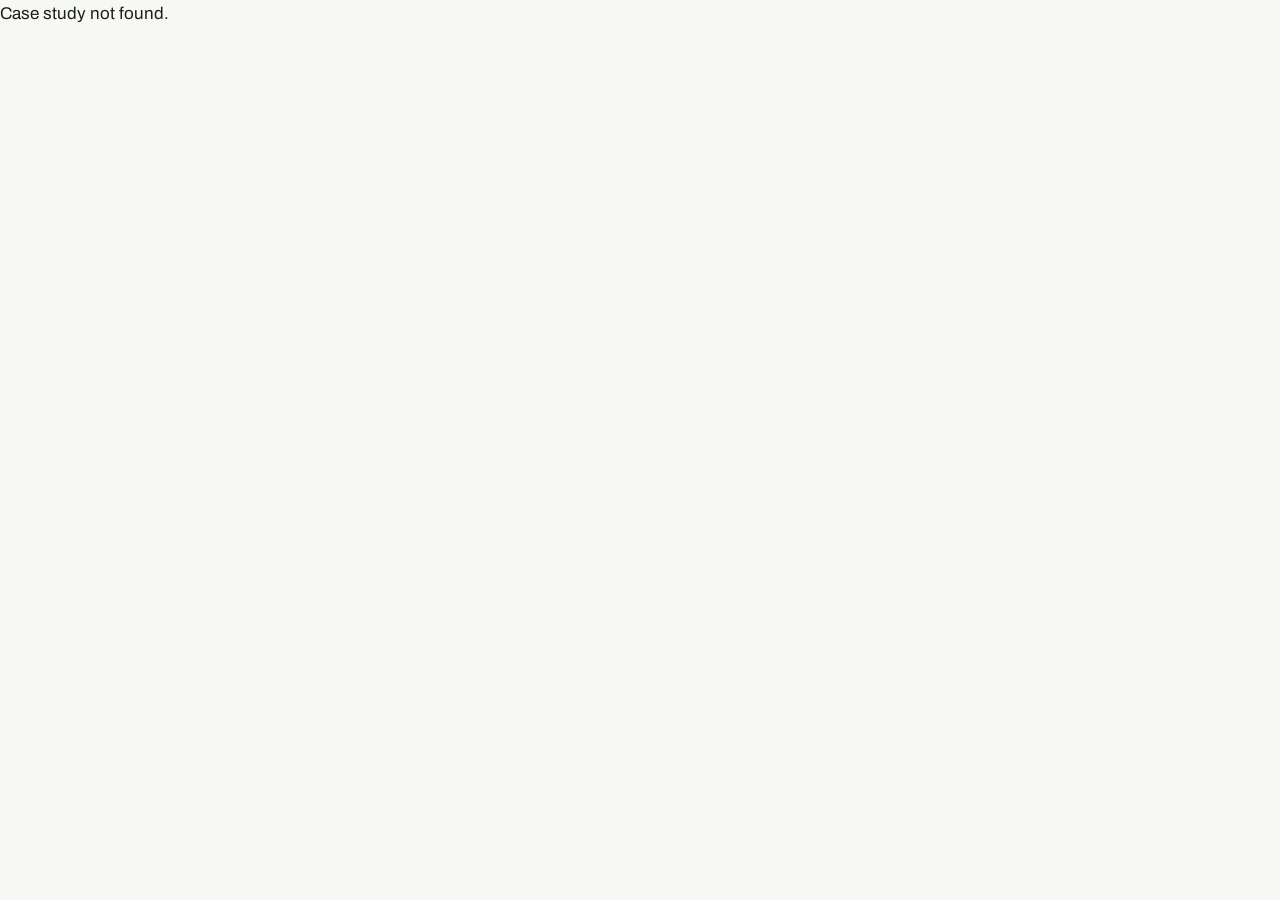
<file: work.html>
<!DOCTYPE html>
<html lang="en-AU">
<head>
<meta charset="UTF-8">
<meta name="robots" content="noindex">
<meta name="viewport" content="width=device-width, initial-scale=1.0">
<meta name="description" content="Case study — Pauline Tseng, UX/UI Designer in Brisbane.">
<title>Case study — Pauline Tseng</title>
<link rel="preconnect" href="https://fonts.googleapis.com">
<link rel="preconnect" href="https://fonts.gstatic.com" crossorigin>
<link href="https://fonts.googleapis.com/css2?family=Archivo:wdth,wght@75..125,300..800&family=IBM+Plex+Mono:wght@400;500&family=Noto+Sans+TC:wght@400;500;700;900&display=swap" rel="stylesheet">
<link rel="stylesheet" href="assets/styles.css">
<script src="assets/content.js" defer></script>
<script src="assets/render.js" defer></script>
</head>
<body data-page="case">
<noscript><p style="padding:2rem;font-family:monospace">This site needs JavaScript to display its content. / 本網站需要啟用 JavaScript 才能顯示內容。</p></noscript>
</body>
</html>
</file>
<file: assets/styles.css>
/* =========================================================
   PAULINE — PORTFOLIO STYLES
   Palette and type are defined once here as variables.
   Change a colour below and the whole site updates.
   ========================================================= */

:root {
  --paper:  #F7F8F6;   /* page background */
  --ink:    #17211B;   /* main text */
  --muted:  #5A665E;   /* secondary text */
  --accent: #0B7A44;   /* deep retail green */
  --tint:   #E6F1EA;   /* light green wash */
  --line:   #D8DED9;   /* hairlines */
  --card:   #FFFFFF;

  /* 想換標題字體：把下面的 "Archivo" 改掉即可（例如 "Bricolage Grotesque"），
     並到 HTML 的 Google Fonts 連結加上該字體 */
  --font-display: "Archivo", "Noto Sans TC", sans-serif;
  --font-body: "Archivo", "Noto Sans TC", sans-serif;
  --font-mono: "IBM Plex Mono", "Noto Sans TC", monospace;

  --w-content: 720px;
  --w-wide: 1080px;
  --header-h: 58px;
}

* { box-sizing: border-box; }
html { scroll-behavior: smooth; }
@media (prefers-reduced-motion: reduce) {
  html { scroll-behavior: auto; }
  *, *::before, *::after { animation: none !important; transition: none !important; }
}

body {
  margin: 0;
  background: var(--paper);
  color: var(--ink);
  font-family: var(--font-body);
  font-size: 1.0625rem;
  line-height: 1.65;
  -webkit-font-smoothing: antialiased;
}

.skip-link {
  position: absolute; left: -999px; top: 0;
  background: var(--ink); color: var(--paper);
  padding: 10px 16px; z-index: 100; font-family: var(--font-mono);
}
.skip-link:focus { left: 12px; top: 12px; }

a { color: var(--accent); text-underline-offset: 3px; }
a:focus-visible, button:focus-visible, summary:focus-visible {
  outline: 3px solid var(--accent); outline-offset: 3px; border-radius: 2px;
}
img { max-width: 100%; height: auto; display: block; }

/* ---------- header (sticky) ---------- */
.site-header {
  position: sticky; top: 0; z-index: 50;
  background: rgba(247, 248, 246, 0.92);
  backdrop-filter: blur(8px);
  -webkit-backdrop-filter: blur(8px);
  border-bottom: 1px solid var(--line);
  min-height: var(--header-h);
  padding: 0 24px;
  display: flex; justify-content: center;
}
.site-header > * { align-self: center; }
.site-header {
  justify-content: space-between; align-items: center; gap: 16px;
  max-width: 100%;
}
@supports not (backdrop-filter: blur(8px)) {
  .site-header { background: var(--paper); }
}
.site-header .brand {
  font-family: var(--font-mono); font-size: 0.9rem;
  color: var(--ink); text-decoration: none; letter-spacing: 0.02em;
  white-space: nowrap;
}
.site-header .brand strong { color: var(--accent); }
.site-nav { display: flex; gap: 20px; align-items: center; }
.site-nav a {
  font-family: var(--font-mono); font-size: 0.85rem;
  color: var(--muted); text-decoration: none;
}
.site-nav a:hover, .site-nav a[aria-current="page"] { color: var(--accent); }
.lang-toggle {
  font-family: var(--font-mono); font-size: 0.78rem;
  color: var(--ink); background: var(--tint);
  border: 1px solid var(--accent); border-radius: 999px;
  padding: 4px 12px; cursor: pointer;
}
.lang-toggle:hover { background: var(--accent); color: #fff; }

/* ---------- signature: spec-frame hero ---------- */
.hero {
  max-width: var(--w-wide); margin: 0 auto; padding: 64px 24px 56px;
}
.spec-frame {
  position: relative; display: inline-block; padding: 18px 22px;
}
.spec-frame::before, .spec-frame::after {
  content: ""; position: absolute; inset: 0; pointer-events: none;
}
.spec-frame::before {
  border-left: 1.5px solid var(--accent);
  border-top: 1.5px solid var(--accent);
  width: 22px; height: 22px;
}
.spec-frame::after {
  border-right: 1.5px solid var(--accent);
  border-bottom: 1.5px solid var(--accent);
  width: 22px; height: 22px; left: auto; top: auto; right: 0; bottom: 0;
}
.hero h1 {
  margin: 0;
  font-family: var(--font-display);
  font-weight: 800;
  font-stretch: 125%;
  font-size: clamp(2.4rem, 6vw, 4.4rem);
  line-height: 1.02;
  letter-spacing: -0.015em;
}
.hero .hero-line {
  max-width: 620px; margin: 28px 0 0;
  font-size: clamp(1.15rem, 2.2vw, 1.4rem); line-height: 1.45; font-weight: 500;
}
.hero .hero-sub { max-width: 620px; color: var(--muted); margin: 14px 0 0; }
.hero .status {
  display: inline-block; margin-top: 26px;
  font-family: var(--font-mono); font-size: 0.8rem;
  background: var(--tint); color: var(--ink);
  border: 1px solid var(--accent);
  padding: 7px 12px; border-radius: 999px;
}

/* ---------- eyebrows ---------- */
.eyebrow {
  font-family: var(--font-mono); font-size: 0.78rem;
  letter-spacing: 0.08em; text-transform: lowercase;
  color: var(--accent); margin: 0 0 10px;
}
.eyebrow::before { content: "/ "; color: var(--muted); }

/* ---------- work cards ---------- */
.work { max-width: var(--w-wide); margin: 0 auto; padding: 24px 24px 40px; }
.work h2, .about-teaser h2 {
  font-family: var(--font-display); font-stretch: 115%;
  font-weight: 700; font-size: 1.6rem; margin: 0 0 24px;
}
.card-list { display: grid; gap: 20px; }
.card {
  background: var(--card); border: 1px solid var(--line); border-radius: 14px;
  padding: 30px 32px; text-decoration: none; color: var(--ink);
  display: grid; grid-template-columns: minmax(0, 1fr) 300px; gap: 28px;
  align-items: center;
  transition: border-color 0.15s ease, transform 0.15s ease;
}
.card:hover { border-color: var(--accent); transform: translateY(-2px); }
.card .card-body { display: grid; gap: 10px; }
.card .card-outcome {
  font-family: var(--font-display); font-stretch: 115%;
  font-weight: 700; font-size: clamp(1.25rem, 2.4vw, 1.6rem); line-height: 1.25;
}
.card .card-title { color: var(--muted); font-size: 0.95rem; }
.card .tags { display: flex; flex-wrap: wrap; gap: 8px; margin-top: 6px; }
.card .tags span {
  font-family: var(--font-mono); font-size: 0.72rem;
  border: 1px solid var(--line); border-radius: 999px; padding: 4px 10px;
  color: var(--muted);
}
.card .read { font-family: var(--font-mono); font-size: 0.8rem; color: var(--accent); margin-top: 4px; }
.card .card-media img {
  width: 100%; aspect-ratio: 4 / 3; object-fit: cover;
  border-radius: 10px; border: 1px solid var(--line);
}
.card .media-placeholder {
  width: 100%; aspect-ratio: 4 / 3;
  border: 1.5px dashed var(--line); border-radius: 10px;
  display: flex; align-items: center; justify-content: center;
  font-family: var(--font-mono); font-size: 0.8rem; color: var(--muted);
}

/* ---------- about teaser / about page ---------- */
.about-teaser, .about-page {
  max-width: var(--w-content); margin: 0 auto; padding: 40px 24px 64px;
}
.about-teaser p, .about-page p { color: var(--ink); }
.about-page h1 {
  font-family: var(--font-display); font-stretch: 120%;
  font-weight: 800; font-size: clamp(2rem, 4.5vw, 3rem); margin: 8px 0 20px;
}

/* ---------- case study layout ---------- */
.case-wrap {
  max-width: var(--w-wide); margin: 0 auto; padding: 32px 24px 64px;
  display: grid; grid-template-columns: 220px minmax(0, 1fr); gap: 48px;
}
.case-toc { position: sticky; top: calc(var(--header-h) + 20px); align-self: start; }
.case-toc .toc-label {
  font-family: var(--font-mono); font-size: 0.72rem; letter-spacing: 0.08em;
  color: var(--muted); margin-bottom: 12px;
}
.case-toc ol { list-style: none; margin: 0; padding: 0; display: grid; gap: 2px; }
.case-toc a {
  display: block; padding: 7px 12px; border-left: 2px solid var(--line);
  font-family: var(--font-mono); font-size: 0.82rem;
  color: var(--muted); text-decoration: none;
}
.case-toc a:hover { color: var(--ink); }
.case-toc a.active { border-left-color: var(--accent); color: var(--accent); background: var(--tint); }

.case-main { max-width: var(--w-content); }
.case-main h1 {
  font-family: var(--font-display); font-stretch: 120%;
  font-weight: 800; font-size: clamp(1.9rem, 4vw, 2.9rem);
  line-height: 1.08; margin: 6px 0 18px; letter-spacing: -0.01em;
}
.case-summary { font-size: 1.15rem; line-height: 1.55; max-width: 620px; }

/* anchor targets land below the sticky header */
.case-main section { padding-top: 40px; scroll-margin-top: calc(var(--header-h) + 56px); }

.meta-card {
  background: var(--card); border: 1px solid var(--line); border-radius: 14px;
  padding: 22px 26px; margin: 28px 0 8px;
  display: grid; grid-template-columns: repeat(auto-fit, minmax(220px, 1fr)); gap: 18px 28px;
}
.meta-card .meta-item .k {
  font-family: var(--font-mono); font-size: 0.72rem; letter-spacing: 0.08em;
  color: var(--accent); text-transform: lowercase; margin-bottom: 4px;
}
.meta-card .meta-item .v { font-size: 0.95rem; line-height: 1.45; }

.case-main h2 {
  font-family: var(--font-display); font-stretch: 115%;
  font-weight: 700; font-size: 1.5rem; margin: 6px 0 14px;
}

.stats { display: grid; grid-template-columns: repeat(auto-fit, minmax(170px, 1fr)); gap: 16px; margin: 10px 0 18px; }
.stat {
  background: var(--tint); border-radius: 12px; padding: 18px 18px 16px;
}
.stat .n {
  font-family: var(--font-display); font-stretch: 120%; font-weight: 800;
  font-size: 1.9rem; color: var(--accent); line-height: 1;
}
.stat .l { font-size: 0.88rem; color: var(--ink); margin-top: 8px; line-height: 1.4; }

.case-main ul { padding-left: 1.2em; }
.case-main li { margin: 8px 0; }

figure { margin: 22px 0; }
figure .img-placeholder {
  border: 1.5px dashed var(--line); border-radius: 12px;
  background: var(--card); color: var(--muted);
  font-family: var(--font-mono); font-size: 0.85rem;
  display: flex; align-items: center; justify-content: center;
  min-height: 260px; text-align: center; padding: 20px;
}
figure img { border-radius: 12px; border: 1px solid var(--line); }
figcaption { font-family: var(--font-mono); font-size: 0.78rem; color: var(--muted); margin-top: 10px; }

.figma-embed { margin: 22px 0; }
.figma-embed iframe {
  width: 100%; aspect-ratio: 16 / 10; border: 1px solid var(--line); border-radius: 12px;
}
.figma-placeholder {
  border: 1.5px dashed var(--accent); border-radius: 12px; background: var(--tint);
  font-family: var(--font-mono); font-size: 0.85rem; color: var(--ink);
  display: flex; align-items: center; justify-content: center;
  min-height: 200px; text-align: center; padding: 20px;
}

.demo-links { display: flex; gap: 12px; flex-wrap: wrap; margin: 18px 0 0; }
.demo-links a {
  font-family: var(--font-mono); font-size: 0.85rem; text-decoration: none;
  border: 1.5px solid var(--accent); color: var(--accent);
  padding: 10px 16px; border-radius: 999px;
}
.demo-links a:hover { background: var(--accent); color: #fff; }

.next-project {
  margin-top: 64px; border-top: 1px solid var(--line); padding-top: 28px;
}
.next-project .k { font-family: var(--font-mono); font-size: 0.78rem; color: var(--muted); }
.next-project a {
  display: block; margin-top: 8px; text-decoration: none;
  font-family: var(--font-display); font-stretch: 118%; font-weight: 700;
  font-size: clamp(1.3rem, 3vw, 1.9rem); color: var(--ink);
}
.next-project a:hover { color: var(--accent); }

/* mobile TOC hidden on desktop */
.toc-mobile { display: none; }

/* ---------- footer / contact ---------- */
.site-footer {
  border-top: 1px solid var(--line); margin-top: 24px;
}
.footer-inner {
  max-width: var(--w-wide); margin: 0 auto; padding: 48px 24px 40px;
}
.footer-inner h2 {
  font-family: var(--font-display); font-stretch: 120%; font-weight: 800;
  font-size: clamp(1.6rem, 4vw, 2.4rem); margin: 0 0 10px;
}
.footer-links { display: flex; gap: 20px; flex-wrap: wrap; margin: 18px 0 26px; }
.footer-links a { font-family: var(--font-mono); font-size: 0.9rem; }
.footer-note { font-family: var(--font-mono); font-size: 0.75rem; color: var(--muted); }

/* ---------- responsive ---------- */
@media (max-width: 960px) {
  .case-wrap { grid-template-columns: 1fr; gap: 12px; }
  .case-toc { display: none; }
  .toc-mobile {
    display: block; margin: 18px 0 0;
    position: sticky; top: calc(var(--header-h) + 10px); z-index: 40;
    border: 1px solid var(--line); border-radius: 12px; background: var(--card);
    box-shadow: 0 4px 14px rgba(23, 33, 27, 0.06);
  }
  .toc-mobile summary {
    font-family: var(--font-mono); font-size: 0.85rem; padding: 12px 16px; cursor: pointer;
  }
  .toc-mobile ol { list-style: none; margin: 0; padding: 4px 8px 12px; display: grid; gap: 2px; }
  .toc-mobile a {
    display: block; padding: 8px 12px; font-family: var(--font-mono);
    font-size: 0.85rem; color: var(--muted); text-decoration: none;
  }
  .card { grid-template-columns: 1fr; padding: 26px 24px; }
  .card .card-media { order: -1; }
}
@media (max-width: 560px) {
  .site-header { padding: 0 16px; gap: 10px; }
  .site-header .brand-name { display: none; }  /* 小螢幕只顯示 PT 標誌 */
  .site-nav { gap: 14px; }
  .hero { padding-top: 44px; }
}

/* ---------- rich text markup ---------- */
mark { background: #DCEFE3; color: inherit; padding: 0 0.18em; border-radius: 3px; }
.accent-text { color: var(--accent); font-weight: 600; }
u { text-underline-offset: 3px; }

/* ---------- case page tags ---------- */
.case-tags { display: flex; flex-wrap: wrap; gap: 8px; margin: 0 0 14px; }
.case-tags span {
  font-family: var(--font-mono); font-size: 0.72rem;
  border: 1px solid var(--line); border-radius: 999px; padding: 4px 10px;
  color: var(--muted);
}

/* ---------- video block ---------- */
figure video { width: 100%; border-radius: 12px; border: 1px solid var(--line); display: block; }

/* ---------- inline text styling (**bold** ==mark== __u__ %%green%%) ---------- */
mark { background: var(--tint); color: var(--ink); padding: 0 3px; border-radius: 3px; }
.c-accent { color: var(--accent); font-weight: 500; }
u { text-underline-offset: 3px; text-decoration-color: var(--accent); }

/* ---------- tags on case study pages ---------- */
.case-tags { margin: -6px 0 16px; }

/* ---------- video blocks ---------- */
figure video { width: 100%; border-radius: 12px; border: 1px solid var(--line); display: block; }
</file>
